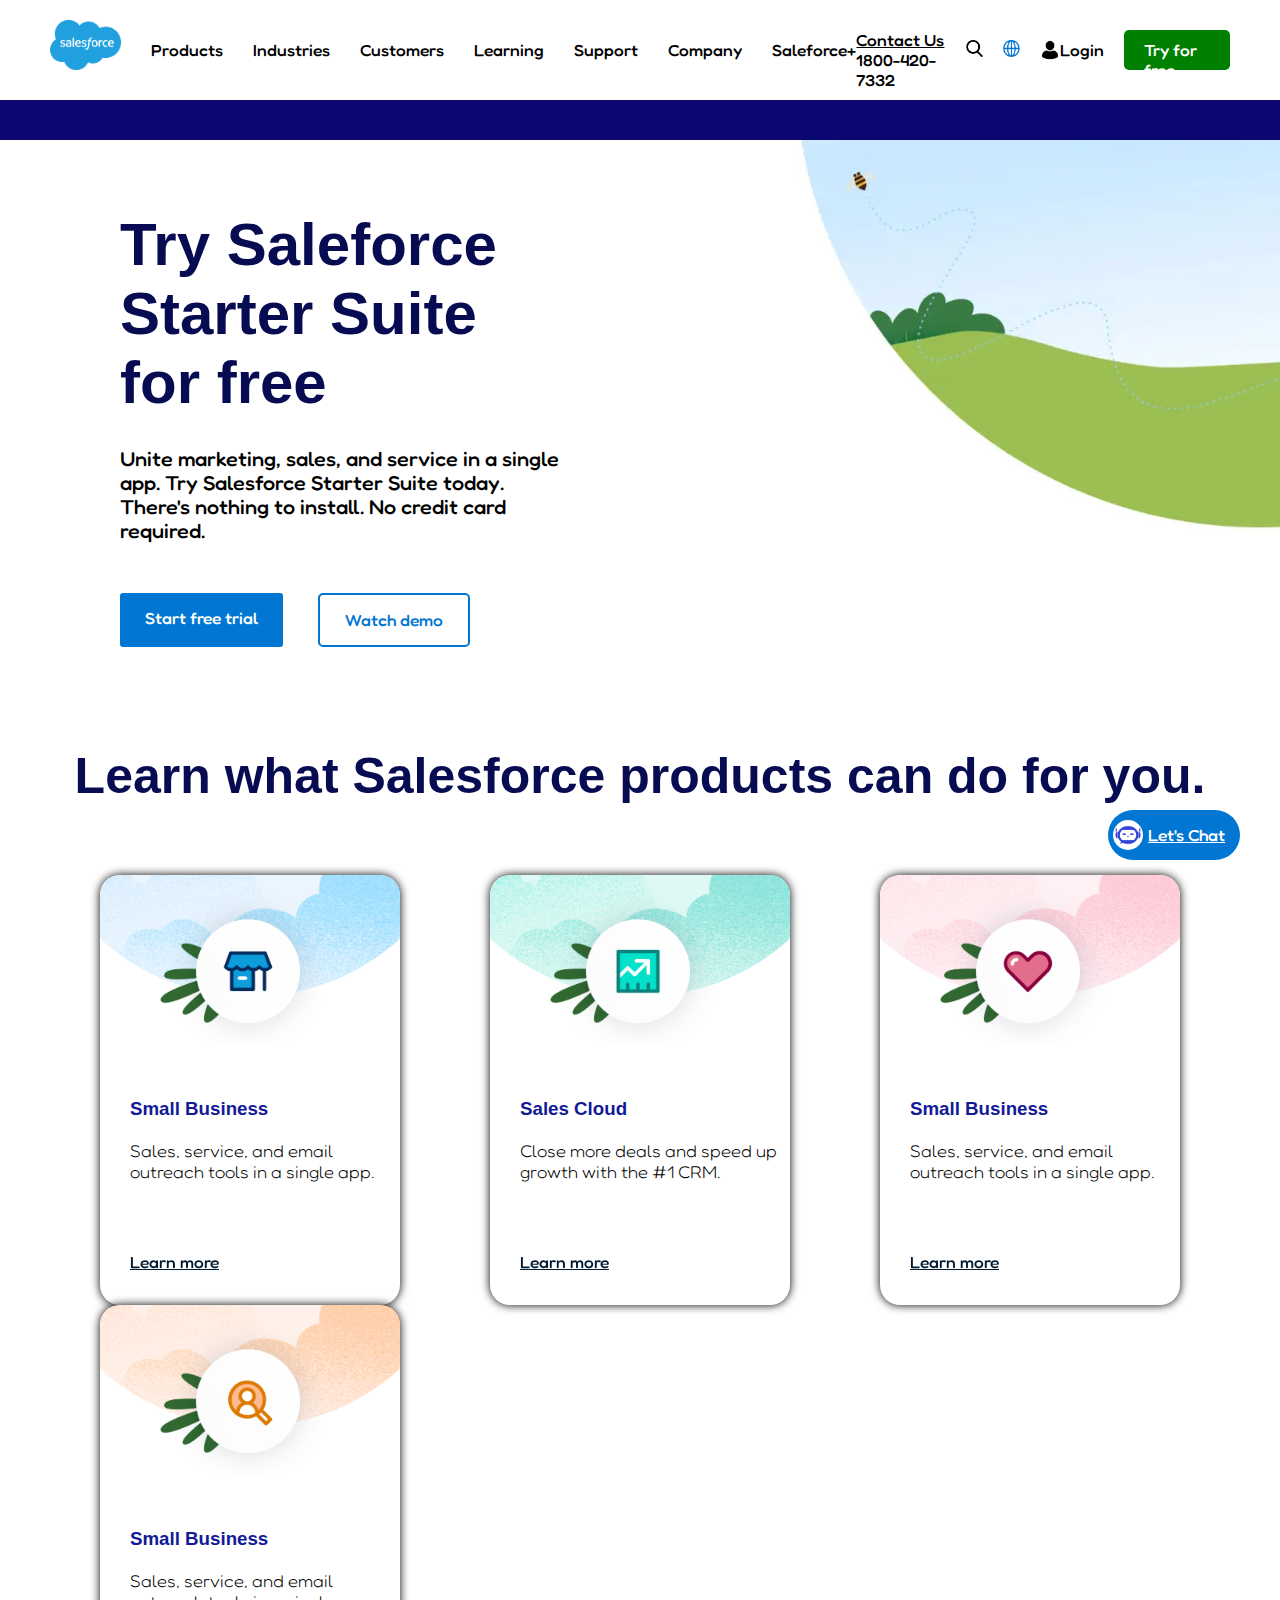
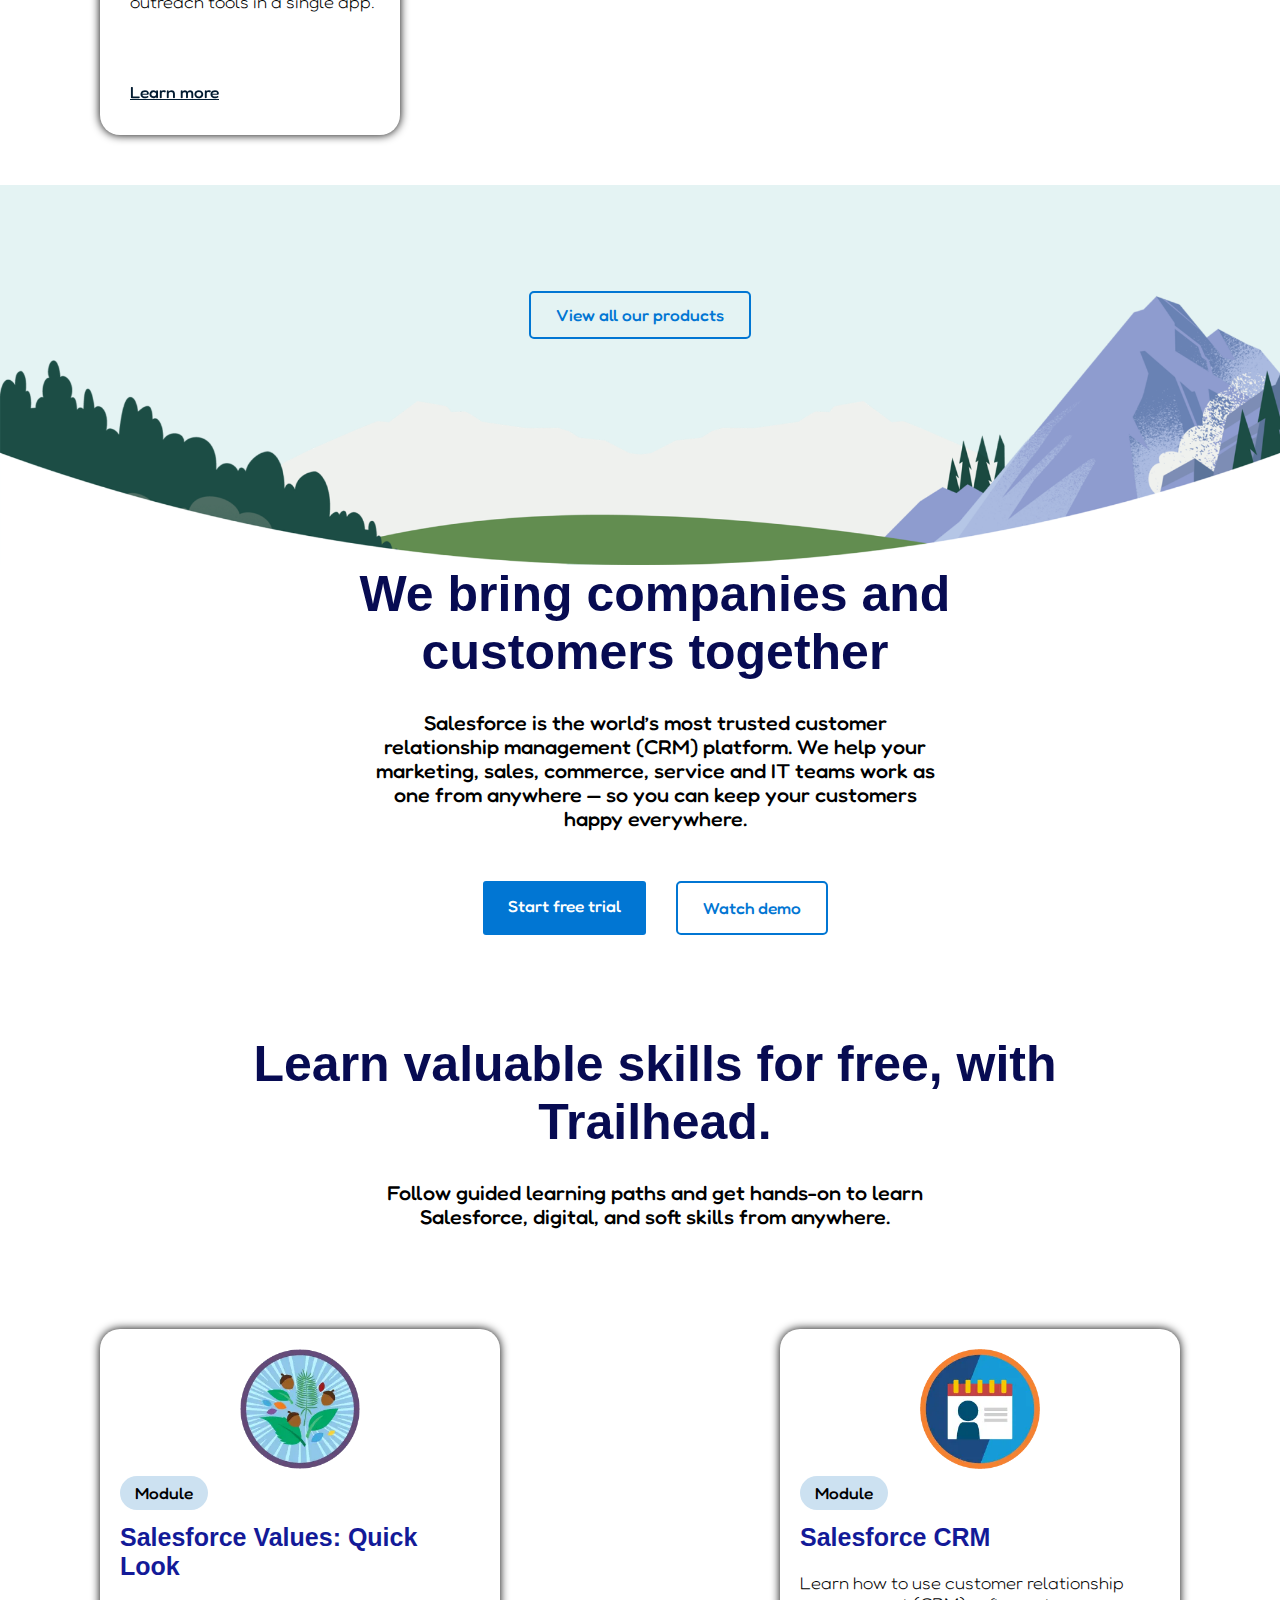
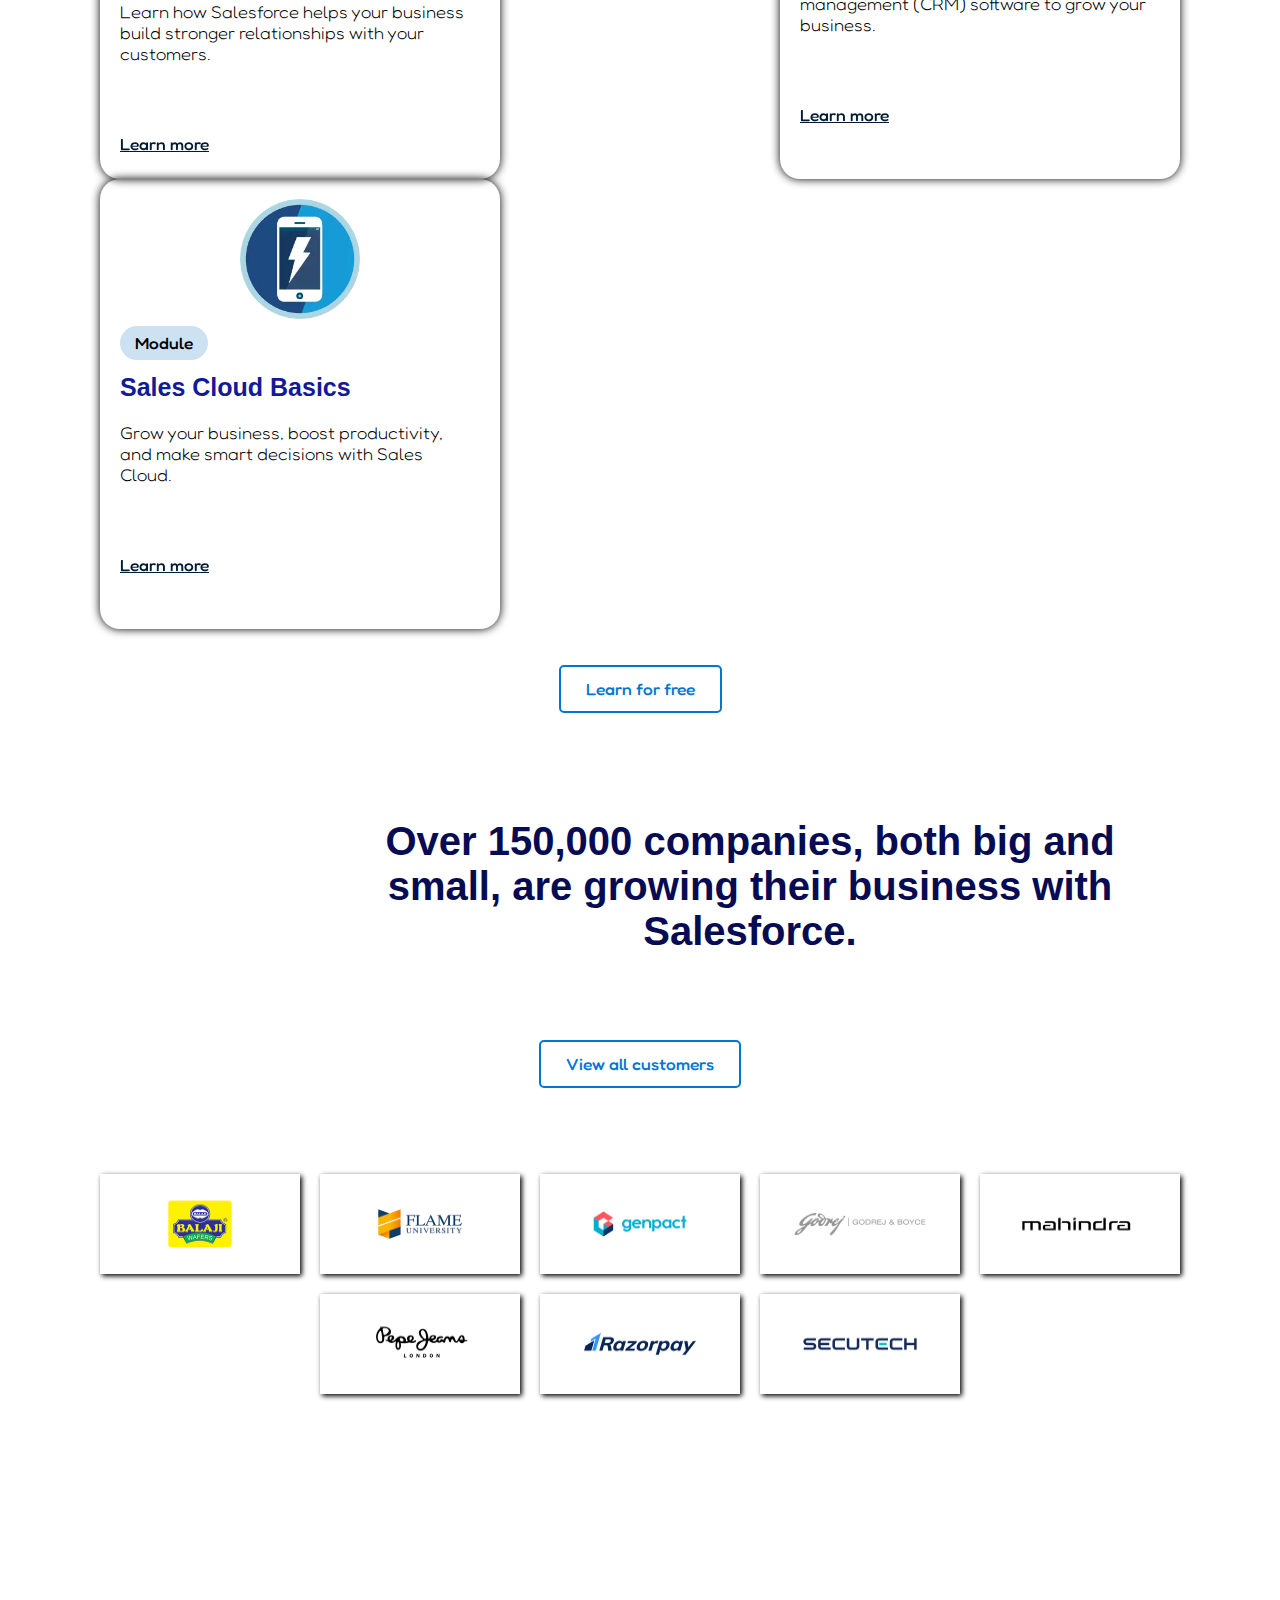
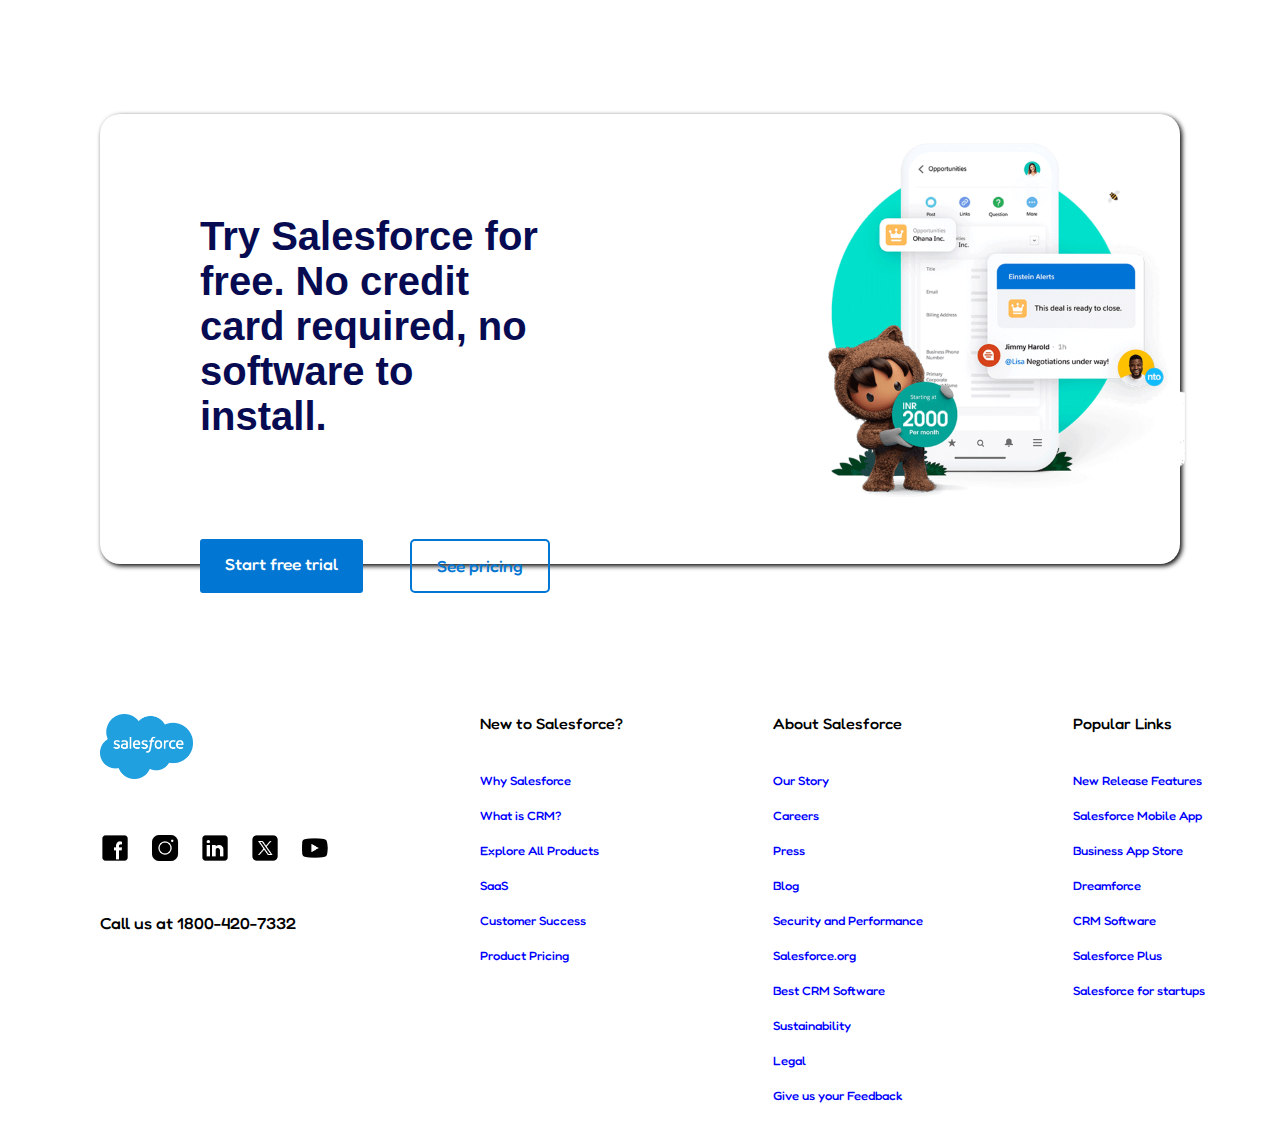
<file: index.html>
<!DOCTYPE html>
<html lang="en">
<head>
    <meta charset="UTF-8">
    <meta name="viewport" content="width=device-width, initial-scale=1.0">
    <title>Salesforce: The Customer Company - Salesforce IN</title>
    <link rel="icon" href="./Salesforce_logo-700x490.png">
    <link rel="stylesheet" href="./style.css">
    <link rel="preconnect" href="https://fonts.googleapis.com">
    <link rel="preconnect" href="https://fonts.gstatic.com" crossorigin>
    <link href="https://fonts.googleapis.com/css2?family=Fredoka:wdth,wght@104.7,459&display=swap" rel="stylesheet">
</head>
<body>
    <header class="head">
        <nav>
            <div class="div-1">
                <img src="./Salesforce_logo-700x490.png" class="saleforce-logo">
                <span class="span-1">Products</span>
                <span class="span-1">Industries</span>
                <span class="span-1">Customers</span>
                <span class="span-1">Learning</span>
                <span class="span-1">Support</span>
                <span class="span-1">Company</span>
                <span class="span-1">Saleforce+</span>
            </div>

            <div class="div-2">
                <span><ins id="contactus">Contact Us</ins><br>1800-420-7332</span>
                <img src="./search.png" id="search">
                <img src="./Earth-icon.png" id="earth">
                <div class="login">
                    <img src="./login-avatar.png" id="log">
                    <span>Login</span>
                </div>
                <span class="tryfree">Try for free</span>
            </div>
        </nav>
    </header>
    <div id="timepass">

    </div>
    <div class="bot">
        <img src="./bot.png" height="30px" id="bot-img">
        <span id="bot-chat"><ins>Let's Chat</ins></span>
    </div>
    <main class="main">
        <div class="div-3">
            <div class="div-3-content">
                <div class="content">
                    <h1>Try Saleforce Starter Suite for free</h1>
                    <p>Unite marketing, sales, and service in a single app. Try Salesforce Starter Suite today. There's nothing to install. No credit card required.</p>
                    <div class="sftwd">
                        <span class="sft">Start free trial</span>
                        <span class="wd">Watch demo</span>
                    </div>
                </div>
                <iframe width=" 900" height="370" src="https://www.youtube.com/embed/E2kR-iibdjs?si=QvRyWihoyl2HO4DP" title="YouTube video player" frameborder="0" allow="accelerometer; autoplay; clipboard-write; encrypted-media; gyroscope; picture-in-picture; web-share" allowfullscreen id="i-frame"></iframe>
            </div>
        </div>

        <div class="div-4">
            <h2>Learn what Salesforce products can do for you.</h2>
            <div class="div-4-content">
                <div class="container">
                    <div class="box">
                        <img src="./home wala.webp" class="box-img">
                        <div class="container-content">
                           <h3>Small Business</h3>
                            <p>Sales, service, and email outreach tools in a single app.</p>
                           <span><a href="#">Learn more</a></span>
                        </div>
                    </div>
                    <div class="box">
                        <img src="./cloud wala.webp" class="box-img">
                        <div class="container-content">
                            <h3>Sales Cloud</h3>
                            <p>Close more deals and speed up growth with the #1 CRM.</p>
                            <span><a href="#">Learn more</a></span>
                        </div>
                    </div>
                    <div class="box">
                        <img src="./heart wala.webp" class="box-img">
                        <div class="container-content">
                            <h3>Small Business</h3>
                            <p>Sales, service, and email outreach tools in a single app.</p>
                            <span><a href="#">Learn more</a></span>
                        </div>
                    </div>
                    <div class="box">
                        <img src="./search wala.webp" class="box-img">
                        <div class="container-content">
                            <h3>Small Business</h3>
                            <p>Sales, service, and email outreach tools in a single app.</p>
                            <span><a href="#">Learn more</a></span>
                        </div>
                    </div>
                </div>
                <div class="mountain">
                    <span><a href="#" id="vaop">View all our products</a></span>
                </div>
            </div>
        </div>
        <div class="div-5">
            <h2>We bring companies and customers together</h2>
            <p>Salesforce is the world’s most trusted customer relationship management (CRM) platform. We help your marketing, sales, commerce, service and IT teams work as one from anywhere — so you can keep your customers happy everywhere.</p>
            <div class="sftwd-1 ">
                <span class="sft">Start free trial</span>
                <span class="wd">Watch demo</span>
            </div>
        </div>

        <div class="div-5">
            <h2>Learn valuable skills for free, with Trailhead.</h2>
            <p>Follow guided learning paths and get hands-on to learn Salesforce, digital, and soft skills from anywhere.</p>
        </div>
        <div class="container">
            <div class="box-1">
                <img src="./box-1-flower.webp" class="box-img-2">
                <div class="box-1-content">
                    <span class="module">Module</span>
                    <h3>Salesforce Values: Quick Look</h3>
                    <p>Learn how Salesforce helps your business build stronger relationships with your customers.</p>
                    <span><a href="#">Learn more</a></span>
                </div>
            </div>
            <div class="box-1">
                <img src="./box-1-id.webp" class="box-img-2">
                <div class="box-1-content">
                    <span class="module">Module</span>
                    <h3>Salesforce CRM</h3>
                    <p>Learn how to use customer relationship management (CRM) software to grow your business.</p>
                    <span><a href="#">Learn more</a></span>
                </div>
            </div>
            <div class="box-1">
                <img src="./box-1-mobile.webp" class="box-img-2">
                <div class="box-1-content">
                    <span class="module">Module</span>
                    <h3>Sales Cloud Basics</h3>
                    <p>Grow your business, boost productivity, and make smart decisions with Sales Cloud.</p>
                    <span><a href="#">Learn more</a></span>
                </div>
            </div>
        </div>
        <div class="m-2">
            <a href="#" id="lff">Learn for free</a>
        </div>

        <h2 id="h-6">Over 150,000 companies, both big and small, are growing their business with Salesforce.</h2>

        <div class="div-6">
            <div class="m-2">
                <a href="#">View all customers</a>
            </div>

            <div class="container-1">
                <div class="img-company">
                    <img src="./in-hp-min-logo-balaji.webp" class="company">
                </div>

                <div class="img-company">
                    <img src="./in-hp-min-logo-flame.webp" class="company">
                </div>

                <div class="img-company">
                    <img src="./in-hp-min-logo-genpact.webp" class="company">
                </div>

                <div class="img-company">
                    <img src="./in-hp-min-logo-godrejboyce.webp" class="company">
                </div>

                <div class="img-company">
                    <img src="./in-hp-min-logo-mahindra.webp" class="company">
                </div>

                <div class="img-company">
                    <img src="./in-hp-min-logo-pepe.webp" class="company">
                </div>

                <div class="img-company">
                    <img src="./in-hp-min-logo-razorpay.webp" class="company">
                </div>

                <div class="img-company">
                    <img src="./in-hp-min-logo-secutech.webp" class="company">
                </div>
            </div>

        </div>

        <div class="div-7">
            <div class="div-7-content">
                <div class="div-7-info">
                    <h2>Try Salesforce for free. No credit card required, no software to install.</h2>
                    <div class="sftwd">
                        <span class="sft">Start free trial</span>
                        <span class="wd">See pricing</span>
                    </div>
                </div>
                <img src="./last-image.webp" id="last-img">
            </div>
        </div>

    </main>

    <footer>
        <div class="container-2">
            <div class="container-2-content">
                <img src="./Salesforce_logo-700x490.png" class="saleforce-logo-2">
                <br>
                <div class="hush">
                    <img src="./icons8-facebook-50.png" class="last-logo">
                    <img src="./icons8-instagram-50.png" class="last-logo">
                    <img src="./icons8-linked-in-50.png" class="last-logo">
                    <img src="./icons8-twitterx-50.png" class="last-logo">
                    <img src="./icons8-youtube-50.png" class="last-logo">
                </div>

                <span>Call us at 1800-420-7332</span>
            </div>
            <div class="container-2-content">
                <p>New to Salesforce?</p>
                <ul>
                    <li>Why Salesforce</li>
                    <li>What is CRM?</li>
                    <li>Explore All Products</li>
                    <li>SaaS</li>
                    <li>Customer Success</li>
                    <li>Product Pricing</li>
                </ul>
            </div>
            <div class="container-2-content">
                <p>About Salesforce</p>
                <ul>
                    <li>Our Story</li>
                    <li>Careers</li>
                    <li>Press</li>
                    <li>Blog</li>
                    <li>Security and Performance</li>
                    <li>Salesforce.org</li>
                    <li>Best CRM Software</li>
                    <li>Sustainability</li>
                    <li>Legal</li>
                    <li>Give us your Feedback</li>
                </ul>
            </div>
            <div class="container-2-content">
                <p>Popular Links</p>
                <ul>
                    <li>New Release Features</li>
                    <li>Salesforce Mobile App</li>
                    <li>Business App Store</li>
                    <li>Dreamforce</li>
                    <li>CRM Software</li>
                    <li>Salesforce Plus</li>
                    <li>Salesforce for startups</li>
                </ul>
            </div>
        </div>
    </footer>
    
</body>
</html>
</file>
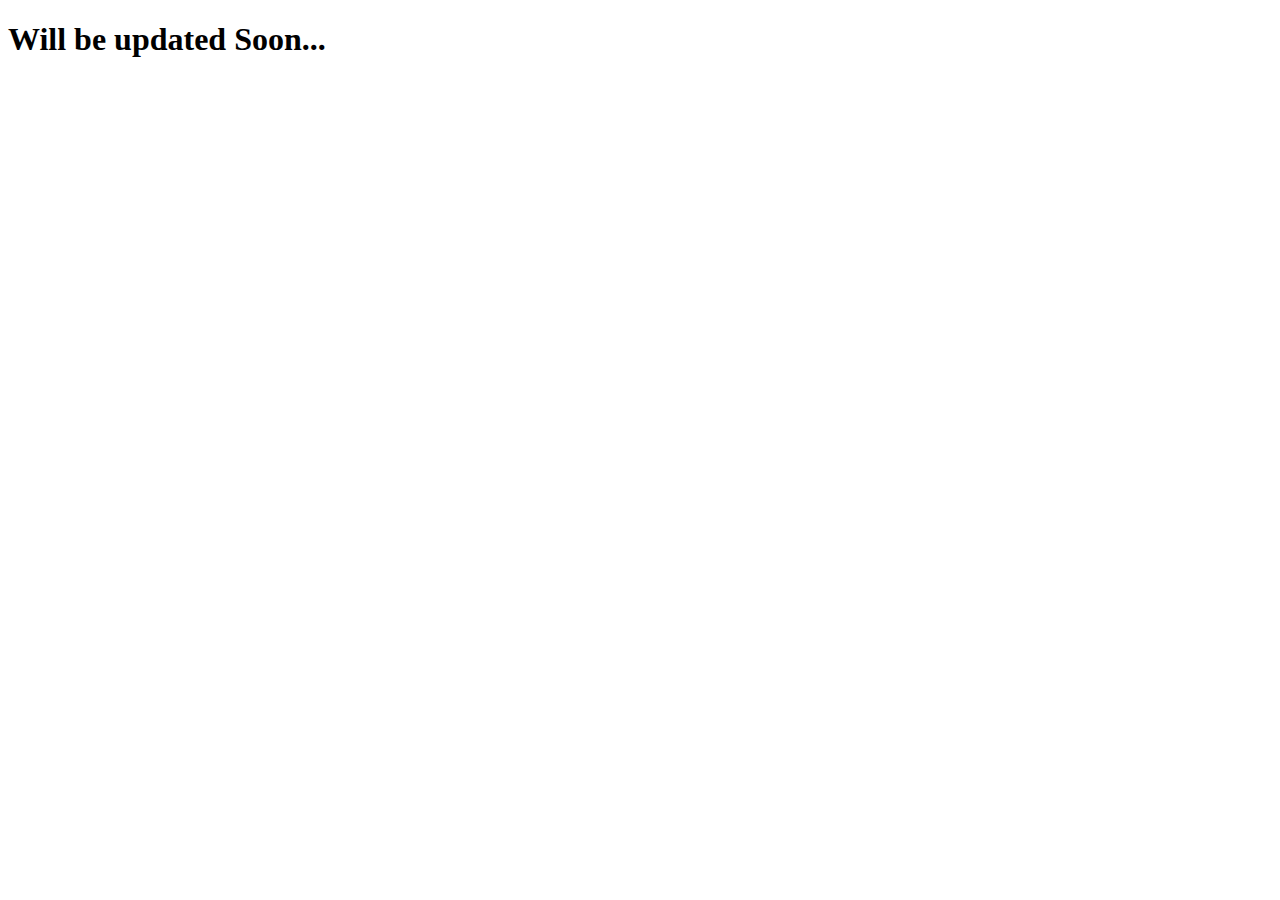
<file: dummy.html>
<!DOCTYPE html>
<html lang="en">
<head>
    <meta charset="UTF-8">
    <meta name="viewport" content="width=device-width, initial-scale=1.0">
    <title>Dummy</title>
</head>
<body>
    <h1>Will be updated Soon...</h1>
</body>
</html>
</file>
<file: style.css>
*{
    margin: 0px;
    padding: 0px;
    font-family: "Fredoka", sans-serif;
    font-optical-sizing: auto;
    font-weight: 500;
    font-style: normal;
    font-variation-settings: "wdth" 105.7;
}

.head{
    position: fixed;
    width: 100%;
    height: 100px;
    background-color: white;
}

nav{
    margin-top: 20px;
    margin-left: 50px;
    margin-right: 50px;
    margin-bottom: 20px;
    display: flex;
    justify-content: space-between;
}

.div-1{
    display: flex;
    gap: 30px;
}

.saleforce-logo{
    height: 50px;
    float: left;
}

.span-1{
    margin-top: 20px;
    margin-bottom: 20px;
}

.div-2{
    margin-top: 10px;
    margin-bottom: 10px;
    display: flex;
    gap: 20px;
}

#search{
    height: 17px;
    margin-top: 10px;
}

#earth{
    height: 17px;
    margin-top: 10px;
}

.login{
    margin-top: 10px;
    display: flex;
}

#log{
    height: 20px;
}

.tryfree{
    height: 20px;
    padding: 10px 20px;
    background-color: green;
    color: white;
    border-radius: 5px;
}

.span-1:hover, #contactus:hover{
    color: rgb(31, 126, 222);
}

.tryfree:hover{
    background-color: black;
}

#timepass{
    width: 100%;
    height: 140px;
    background-color: rgb(11, 6, 114);
}

.bot{
    position: fixed;
    bottom: 40px;
    right: 40px;
    background-color: #0176d3;
    padding-top: 10px;
    padding-bottom: 10px;
    padding-left: 5px;
    padding-right: 20px;
    color: white;
    border-radius: 50px;
}

#bot-img{
    border-radius: 50%;
    float: left;
}

#bot-chat{
    position: relative;
    top: 5px;
    left: 5px;
    text-align: center;
}

.div-3{
    width: 100%;
    margin-bottom: 100px;
    background-image: url(./php-marquee-starter-lg-bg.webp);
    background-size: cover;
    background-repeat: no-repeat;
}

.div-3-content{
    margin-left: 120px;
    margin-right: 100px;
    padding-top: 70px;
    display: flex;
    gap: 120px;
    justify-content: space-between;
}

.content{
    width: 800px;
}

h1{
    font-family: "Oswald", sans-serif;
    color: #070b52;
    font-size: 60px;
    font-weight: 700;
}

iframe{
    border-radius: 20px;
}

p{
    margin-top: 30px;
    margin-bottom: 30px;
    font-size: 20px;
}

.sftwd{
    margin-top: 50px;
    width: 350px;
    display: flex;
    justify-content: space-between;
}

.sft{
    background-color: #0176d3;
    padding: 15px 25px;
    color: white;
    position: static;
    top: 15px;
    border-radius: 3px;
}

.sft:hover{
    background-color: #0e0b56;
}

.wd{
    color: #0176d3;
    position: static;
    top: 15px;
    padding: 15px 25px;
    border: 2px solid #0176d3;
    border-radius: 5px;
}

#wd:hover{
    color: black;
    border-color: black;
    background-color: aliceblue;
}

h2{
    clear: both;
    font-family: "Oswald", sans-serif;
    color: #070b52;
    font-size: 50px;
    font-weight: 550;
    text-align: center;
    margin-bottom: 70px
}

.container{
    /* background-position: bottom;
    background-image: url(./pb-hp-products-bg.webp);
    background-repeat: no-repeat;
    background-size: contain; */
    display: flex;
    flex-wrap: wrap;
    justify-content: space-between;
    padding-left: 100px;
    padding-right: 100px;
    padding-bottom: 50px;
}

.box{
    width: 300px;
    height: 430px;
    border-radius: 20px;
    box-shadow: 0px 0px 10px 0px;
}

.box-img{
    width: 300px;
    border-radius: 20px;
}

.container-content{
    margin-top: 50px;
    margin-left: 30px;
    position: static;

}

.container-content h3{
    font-family: "Oswald", sans-serif;
    color: #131a98;
    font-weight: 700;
}
/* .div-4-content{ */
    /* text-align: center; */
    /* background-image: url(./pb-hp-products-bg.webp);
    background-repeat: no-repeat;
    background-size: cover; */
/* } */

.container-content p{
    font-size: 17px;
    font-weight: 50;
    margin-top: 20px;
    margin-bottom: 0px;
}

.container-content a{
    position: relative;
    top: 70px;
    color: #021b30;
}

.mountain{
    text-align: center;
    background-image: url(./pb-hp-products-bg.webp);
    background-repeat: no-repeat;
    background-size: 100% 100%;
    padding-top: 120px;
    padding-bottom: 240px;
    background-color: rgb(228, 243, 243);
}

#vaop{
    text-decoration: none;
    color: #0176d3;
    padding: 12px 25px;
    border: 2px solid #0176d3;
    border-radius: 5px;
    
}

.div-5{
    margin-right: 220px;
    margin-left: 250px;
    margin-bottom: 100px;
}

.div-5 h2{
    margin-bottom: 20px;
}

.div-5 p{
    margin-left: 120px;
    margin-right: 120px;
    text-align: center;
    margin-bottom: 50px;
}

.sftwd-1{
    display: flex;
    justify-content: center;
    gap: 30px;
}

.container .box-1{
    width: 400px;
    height: 450px;
    border-radius: 20px;
    box-shadow: 0px 0px 10px 0px;
}

.box-img-2{
    width: 120px;
    padding: 0px 140px;
    padding-top: 20px;
    padding-bottom: 10px;
}

.box-1-content{
    padding-left: 20px;
    padding-right: 30px
}

.module{
    background-color: #cce1f1;
    padding: 7px 15px;
    border-radius: 20px;
}

.box-1-content  h3{
    margin-top: 20px;
    font-family: "Oswald", sans-serif;
    color: #131a98;
    font-weight: 700;
    font-size: 25px;
    margin-bottom: 20px;
}

.box-1-content p{
    font-size: 17px;
    font-weight: 50;
    margin-top: 20px;
    margin-bottom: 0px;
}

.box-1-content a{
    position: relative;
    top: 70px;
    color: #021b30;
}

.m-2{
    text-align: center;
}


#lff{
    text-decoration: none;
    color: #0176d3;
    padding: 12px 25px;
    border: 2px solid #0176d3;
    border-radius: 5px;
}

#h-6{
    font-size: 40px;
    margin-left: 350px;
    margin-top: 120px;
    margin-bottom: 100px;
    width: 800px;
}

.div-6{
    padding-bottom: 320px;
}

.div-6 a{
    text-decoration: none;
    color: #0176d3;
    padding: 12px 25px;
    border: 2px solid #0176d3;
    border-radius: 5px;
}

.container-1{
    margin-top: 100px;
    display: flex;
    justify-content: center;
    gap: 20px;
    flex-wrap: wrap;
    padding: 0px;
}

.img-company{
    box-shadow: 2px 2px 5px;
    width: 200px;
    height: 100px;
    padding: 0px;
    display: flex;
    justify-content: center;
    align-items: center;
}

.company{
    width: 150px;
    height: 50px;
}

.div-7{
    height: 450px;
    margin-right: 100px;
    margin-left: 100px;
    border-radius: 20px;
    box-shadow: 2px 2px 5px;
    margin-bottom: 150px;
}

.div-7-content{
    padding-left: 100px;
    display: flex;
    gap: 200px;
}

.div-7-content #last-img{
    height: 400px;
}

.div-7-content h2{
    font-size: 40px;
    margin-top: 100px;
    text-align: left;
    margin-bottom: 100px;
}

footer{
    margin-left: 100px;
}

.container-2{
    display: flex;
    gap:150px;
}

.saleforce-logo-2{
    height: 65px;
    margin-bottom: 50px;
}

.last-logo{
    height: 30px;
}

.hush{
    display: flex;
    gap: 20px;
    margin-bottom: 50px;
}

.container-2-content p{
    margin: 0px;
    margin-bottom: 40px;
    font-size: 15px;
}

.container-2-content li{
    color: blue;
    list-style: none;
    margin-bottom: 20px;
    font-size: 12px;
    cursor: pointer;
}

.demo{
    text-decoration: none;
}
</file>
